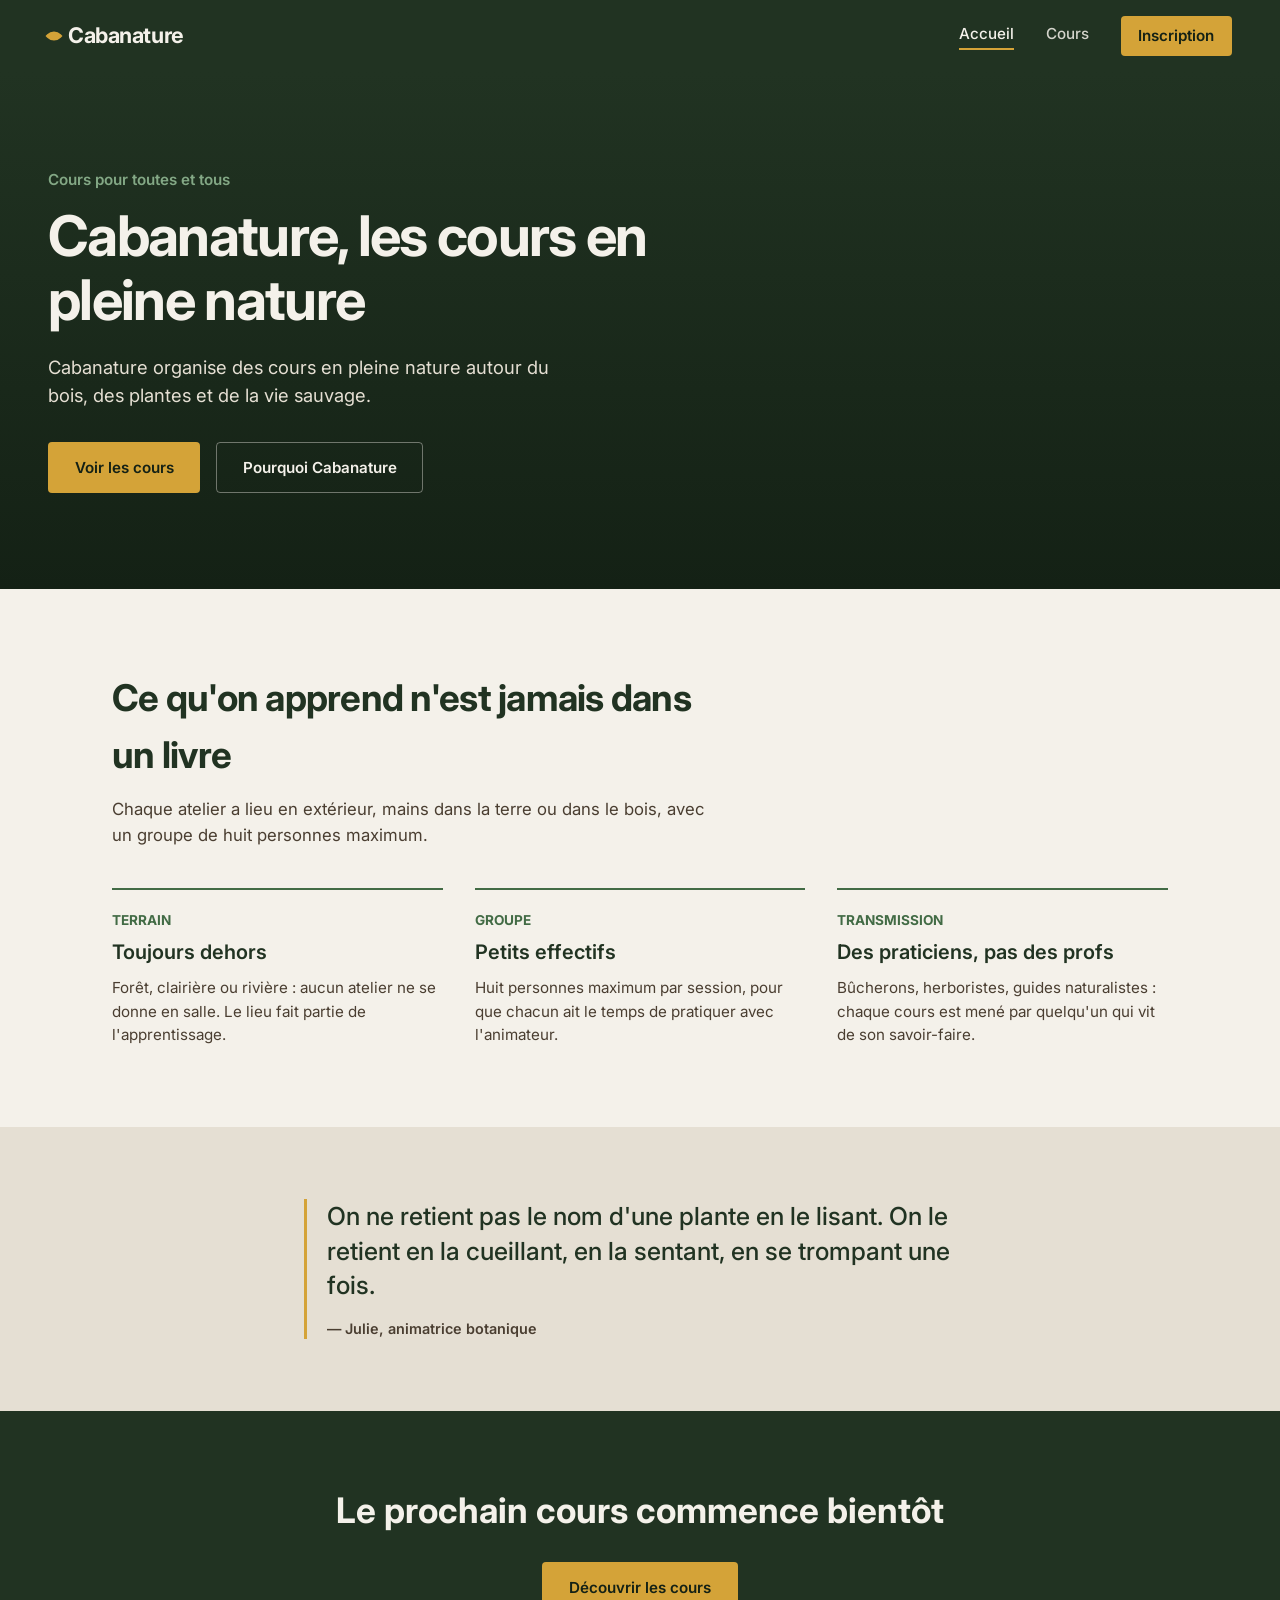
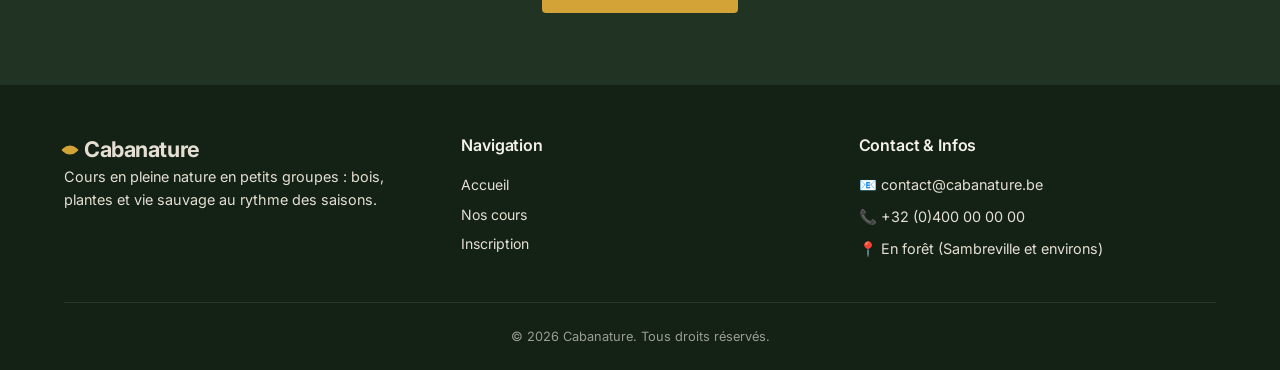
<file: index.html>
<!DOCTYPE html>
<html lang="fr">
<head>
  <meta charset="UTF-8">
  <meta name="viewport" content="width=device-width, initial-scale=1.0">
  <title>Cabanature — Apprendre dehors</title>
  <link rel="stylesheet" href="style.css">
</head>
<body>

<header class="site-header">
  <a href="index.html" class="logo"><span class="leaf"></span>Cabanature</a>
  
  <button class="mobile-toggle" id="menuToggle" aria-label="Ouvrir le menu" aria-expanded="false">
    <span></span><span></span><span></span>
  </button>

  <nav class="main-nav" id="mainNav">
    <a href="index.html" aria-current="page">Accueil</a>
    <a href="cours.html">Cours</a>
    <a href="inscription.html" class="nav-cta">Inscription</a>
  </nav>
</header>

<section class="hero">
  <div class="hero-inner">
    <p class="hero-eyebrow">Cours pour toutes et tous</p>
    <h1>Cabanature, les cours en pleine nature</h1>
    <p class="lede">Cabanature organise des cours en pleine nature autour du bois, des plantes et de la vie sauvage.</p>
    <div class="hero-actions">
      <a href="cours.html" class="btn btn-primary">Voir les cours</a>
      <a href="#pourquoi" class="btn btn-ghost">Pourquoi Cabanature</a>
    </div>
  </div>
</section>

<section class="section" id="pourquoi">
  <div class="section-head">
    <h2>Ce qu'on apprend n'est jamais dans un livre</h2>
    <p>Chaque atelier a lieu en extérieur, mains dans la terre ou dans le bois, avec un groupe de huit personnes maximum.</p>
  </div>
  <div class="pillars">
    <div class="pillar">
      <p class="num">Terrain</p>
      <h3>Toujours dehors</h3>
      <p>Forêt, clairière ou rivière : aucun atelier ne se donne en salle. Le lieu fait partie de l'apprentissage.</p>
    </div>
    <div class="pillar">
      <p class="num">Groupe</p>
      <h3>Petits effectifs</h3>
      <p>Huit personnes maximum par session, pour que chacun ait le temps de pratiquer avec l'animateur.</p>
    </div>
    <div class="pillar">
      <p class="num">Transmission</p>
      <h3>Des praticiens, pas des profs</h3>
      <p>Bûcherons, herboristes, guides naturalistes : chaque cours est mené par quelqu'un qui vit de son savoir-faire.</p>
    </div>
  </div>
</section>

<div class="quote-band">
  <blockquote>
    On ne retient pas le nom d'une plante en le lisant. On le retient en la cueillant, en la sentant, en se trompant une fois.
    <cite>— Julie, animatrice botanique</cite>
  </blockquote>
</div>

<section class="cta-band">
  <h2>Le prochain cours commence bientôt</h2>
  <a href="cours.html" class="btn btn-primary">Découvrir les cours</a>
</section>

  <footer class="site-footer">
  <div class="footer-content">
    <div class="footer-col">
      <div class="logo"><span class="leaf"></span>Cabanature</div>
      <p>Cours en pleine nature en petits groupes : bois, plantes et vie sauvage au rythme des saisons.</p>
    </div>
    
    <div class="footer-col">
      <h4>Navigation</h4>
      <ul>
        <li><a href="index.html">Accueil</a></li>
        <li><a href="cours.html">Nos cours</a></li>
        <li><a href="inscription.html">Inscription</a></li>
      </ul>
    </div>

    <div class="footer-col">
      <h4>Contact & Infos</h4>
      <p>📧 contact@cabanature.be</p>
      <p>📞 +32 (0)400 00 00 00</p>
      <p>📍 En forêt (Sambreville et environs)</p>
    </div>
  </div>

  <div class="footer-bottom">
    <p>&copy; 2026 Cabanature. Tous droits réservés.</p>
  </div>
</footer>

<script>
  // Gestion Menu Mobile
  const menuToggle = document.getElementById('menuToggle');
  const mainNav = document.getElementById('mainNav');

  if (menuToggle && mainNav) {
    menuToggle.addEventListener('click', () => {
      const isOpen = mainNav.classList.toggle('active');
      menuToggle.setAttribute('aria-expanded', isOpen);
    });
  }
</script>

</body>
</html>
</file>
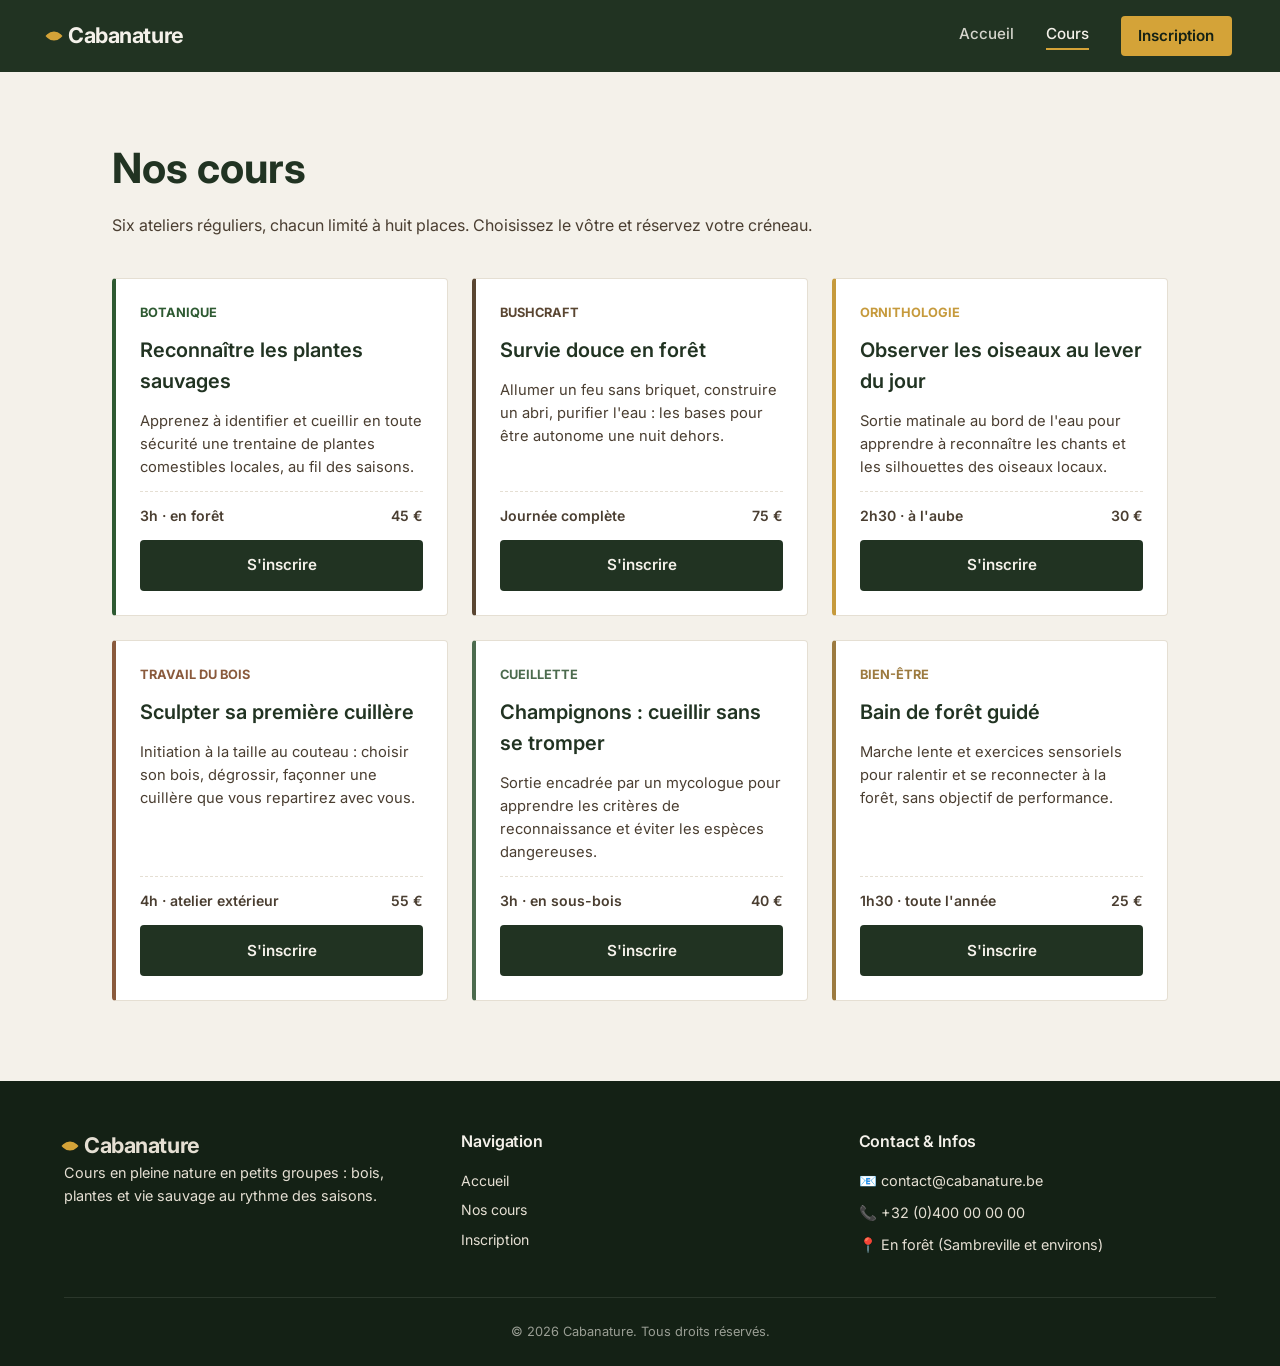
<file: cours.html>
<!DOCTYPE html>
<html lang="fr">
<head>
  <meta charset="UTF-8">
  <meta name="viewport" content="width=device-width, initial-scale=1.0">
  <title>Cours — Cabanature</title>
  <link rel="stylesheet" href="style.css">
</head>
<body>

<header class="site-header">
  <a href="index.html" class="logo"><span class="leaf"></span>Cabanature</a>
  
  <button class="mobile-toggle" id="menuToggle" aria-label="Ouvrir le menu" aria-expanded="false">
    <span></span><span></span><span></span>
  </button>

  <nav class="main-nav" id="mainNav">
    <a href="index.html">Accueil</a>
    <a href="cours.html" aria-current="page">Cours</a>
    <a href="inscription.html" class="nav-cta">Inscription</a>
  </nav>
</header>

<section class="courses-intro">
  <h1>Nos cours</h1>
  <p>Six ateliers réguliers, chacun limité à huit places. Choisissez le vôtre et réservez votre créneau.</p>
</section>

<div class="course-grid">

  <article class="course-card" style="--course-accent:#2e5a32">
    <p class="course-tag">Botanique</p>
    <h3>Reconnaître les plantes sauvages</h3>
    <p class="desc">Apprenez à identifier et cueillir en toute sécurité une trentaine de plantes comestibles locales, au fil des saisons.</p>
    <div class="course-meta">
      <span>3h · en forêt</span>
      <span>45 €</span>
    </div>
    <a href="inscription.html?cours=botanique" class="btn">S'inscrire</a>
  </article>

  <article class="course-card" style="--course-accent:#5a4632">
    <p class="course-tag">Bushcraft</p>
    <h3>Survie douce en forêt</h3>
    <p class="desc">Allumer un feu sans briquet, construire un abri, purifier l'eau : les bases pour être autonome une nuit dehors.</p>
    <div class="course-meta">
      <span>Journée complète</span>
      <span>75 €</span>
    </div>
    <a href="inscription.html?cours=bushcraft" class="btn">S'inscrire</a>
  </article>

  <article class="course-card" style="--course-accent:#c69a3c">
    <p class="course-tag">Ornithologie</p>
    <h3>Observer les oiseaux au lever du jour</h3>
    <p class="desc">Sortie matinale au bord de l'eau pour apprendre à reconnaître les chants et les silhouettes des oiseaux locaux.</p>
    <div class="course-meta">
      <span>2h30 · à l'aube</span>
      <span>30 €</span>
    </div>
    <a href="inscription.html?cours=ornithologie" class="btn">S'inscrire</a>
  </article>

  <article class="course-card" style="--course-accent:#8a5a3c">
    <p class="course-tag">Travail du bois</p>
    <h3>Sculpter sa première cuillère</h3>
    <p class="desc">Initiation à la taille au couteau : choisir son bois, dégrossir, façonner une cuillère que vous repartirez avec vous.</p>
    <div class="course-meta">
      <span>4h · atelier extérieur</span>
      <span>55 €</span>
    </div>
    <a href="inscription.html?cours=bois" class="btn">S'inscrire</a>
  </article>

  <article class="course-card" style="--course-accent:#4c6b4e">
    <p class="course-tag">Cueillette</p>
    <h3>Champignons : cueillir sans se tromper</h3>
    <p class="desc">Sortie encadrée par un mycologue pour apprendre les critères de reconnaissance et éviter les espèces dangereuses.</p>
    <div class="course-meta">
      <span>3h · en sous-bois</span>
      <span>40 €</span>
    </div>
    <a href="inscription.html?cours=champignons" class="btn">S'inscrire</a>
  </article>

  <article class="course-card" style="--course-accent:#9c7a3f">
    <p class="course-tag">Bien-être</p>
    <h3>Bain de forêt guidé</h3>
    <p class="desc">Marche lente et exercices sensoriels pour ralentir et se reconnecter à la forêt, sans objectif de performance.</p>
    <div class="course-meta">
      <span>1h30 · toute l'année</span>
      <span>25 €</span>
    </div>
    <a href="inscription.html?cours=bain-foret" class="btn">S'inscrire</a>
  </article>

</div>


  <footer class="site-footer">
  <div class="footer-content">
    <div class="footer-col">
      <div class="logo"><span class="leaf"></span>Cabanature</div>
      <p>Cours en pleine nature en petits groupes : bois, plantes et vie sauvage au rythme des saisons.</p>
    </div>
    
    <div class="footer-col">
      <h4>Navigation</h4>
      <ul>
        <li><a href="index.html">Accueil</a></li>
        <li><a href="cours.html">Nos cours</a></li>
        <li><a href="inscription.html">Inscription</a></li>
      </ul>
    </div>

    <div class="footer-col">
      <h4>Contact & Infos</h4>
      <p>📧 contact@cabanature.be</p>
      <p>📞 +32 (0)400 00 00 00</p>
      <p>📍 En forêt (Sambreville et environs)</p>
    </div>
  </div>

  <div class="footer-bottom">
    <p>&copy; 2026 Cabanature. Tous droits réservés.</p>
  </div>
</footer>

<script>
  const menuToggle = document.getElementById('menuToggle');
  const mainNav = document.getElementById('mainNav');

  if (menuToggle && mainNav) {
    menuToggle.addEventListener('click', () => {
      const isOpen = mainNav.classList.toggle('active');
      menuToggle.setAttribute('aria-expanded', isOpen);
    });
  }
</script>

</body>
</html>
</file>
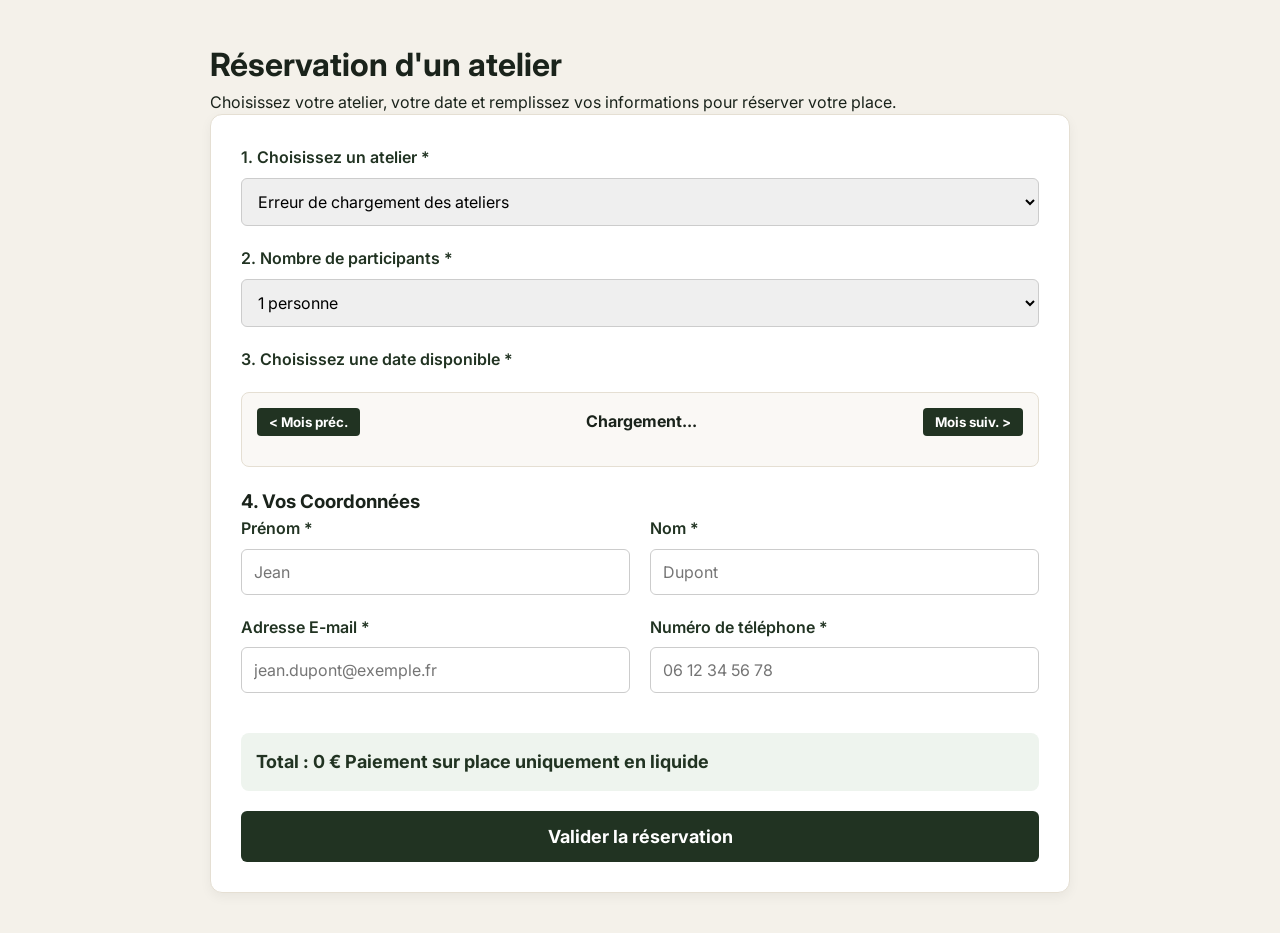
<file: inscription.html>
<!DOCTYPE html>
<html lang="fr">
<head>
  <meta charset="UTF-8">
  <meta name="viewport" content="width=device-width, initial-scale=1.0">
  <title>Inscription & Réservation — Cabanature</title>
  <link rel="stylesheet" href="style.css">
  <style>
    .booking-container {
      max-width: 900px;
      margin: 40px auto;
      padding: 0 20px;
    }

    .form-card {
      background: #ffffff;
      border: 1px solid #e5dfd3;
      border-radius: 12px;
      padding: 30px;
      box-shadow: 0 4px 12px rgba(0,0,0,0.05);
    }

    .form-group {
      margin-bottom: 20px;
    }

    .form-group label {
      display: block;
      margin-bottom: 8px;
      font-weight: 600;
      color: #213322;
    }

    .form-group input,
    .form-group select {
      width: 100%;
      padding: 12px;
      border: 1px solid #ccc;
      border-radius: 6px;
      font-size: 16px;
      box-sizing: border-box;
    }

    .form-row {
      display: flex;
      gap: 20px;
    }

    .form-row .form-group {
      flex: 1;
    }

    .calendar-wrapper {
      margin: 20px 0;
      border: 1px solid #e5dfd3;
      border-radius: 8px;
      padding: 15px;
      background: #faf8f5;
    }

    .calendar-header {
      display: flex;
      justify-content: space-between;
      align-items: center;
      margin-bottom: 15px;
    }

    .calendar-header button {
      background: #213322;
      color: #fff;
      border: none;
      padding: 6px 12px;
      border-radius: 4px;
      cursor: pointer;
      font-weight: bold;
    }

    .calendar-header button:hover {
      background: #324a34;
    }

    .calendar-grid {
      display: grid;
      grid-template-columns: repeat(7, 1fr);
      gap: 8px;
      text-align: center;
    }

    .calendar-day-head {
      font-weight: bold;
      color: #666;
      font-size: 14px;
      padding-bottom: 5px;
    }

    .calendar-day {
      padding: 12px 5px;
      border-radius: 6px;
      background: #fff;
      border: 1px solid #ddd;
      cursor: pointer;
      font-weight: 600;
      transition: all 0.2s;
    }

    .calendar-day.selected {
      background: #213322 !important;
      color: #fff !important;
      border-color: #213322 !important;
    }

    .calendar-day.full {
      background: #ffebee;
      color: #c62828;
      cursor: not-allowed;
      border-color: #ffcdd2;
    }

    .calendar-day.available {
      background: #eef4ee;
      color: #213322;
      border-color: #c5d8c5;
    }

    .calendar-day.empty {
      background: transparent;
      border: none;
      cursor: default;
    }

    .price-summary {
      background: #eef4ee;
      padding: 15px;
      border-radius: 8px;
      margin: 20px 0;
      font-size: 18px;
      font-weight: bold;
      color: #213322;
      text-align: right;
    }

    .btn-submit {
      width: 100%;
      background: #213322;
      color: #fff;
      padding: 15px;
      border: none;
      border-radius: 6px;
      font-size: 18px;
      font-weight: bold;
      cursor: pointer;
      transition: background 0.2s;
    }

    .btn-submit:hover {
      background: #324a34;
    }

    .btn-submit:disabled {
      background: #888;
      cursor: not-allowed;
    }

    .status-message {
      padding: 15px;
      border-radius: 6px;
      margin-top: 20px;
      display: none;
    }

    .status-message.success {
      background: #d4edda;
      color: #155724;
      border: 1px solid #c3e6cb;
    }

    .status-message.error {
      background: #f8d7da;
      color: #721c24;
      border: 1px solid #f5c6cb;
    }

    @media (max-width: 600px) {
      .form-row {
        flex-direction: column;
        gap: 0;
      }
    }
  </style>
</head>
<body>

  <main class="booking-container">
    <h1>Réservation d'un atelier</h1>
    <p>Choisissez votre atelier, votre date et remplissez vos informations pour réserver votre place.</p>

    <div class="form-card">
      <form id="registrationForm">
        
        <!-- Sélecteur de Cours Dynamique -->
        <div class="form-group">
          <label for="courseSelect">1. Choisissez un atelier *</label>
          <select id="courseSelect" required>
            <option value="">Chargement des ateliers...</option>
          </select>
        </div>

        <!-- Nombre de participants -->
        <div class="form-group">
          <label for="participants">2. Nombre de participants *</label>
          <select id="participants" required>
            <option value="1">1 personne</option>
            <option value="2">2 personnes</option>
            <option value="3">3 personnes</option>
            <option value="4">4 personnes</option>
          </select>
        </div>

        <!-- Calendrier Dynamique -->
        <div class="form-group">
          <label>3. Choisissez une date disponible *</label>
          <div class="calendar-wrapper">
            <div class="calendar-header">
              <button type="button" id="prevMonth">&lt; Mois préc.</button>
              <strong id="monthYearTitle">Chargement...</strong>
              <button type="button" id="nextMonth">Mois suiv. &gt;</button>
            </div>
            <div class="calendar-grid" id="calendarGrid">
              <!-- Rempli en JS -->
            </div>
          </div>
          <input type="hidden" id="selectedDateInput" required>
        </div>

        <!-- Coordonnées -->
        <h3>4. Vos Coordonnées</h3>
        
        <div class="form-row">
          <div class="form-group">
            <label for="firstName">Prénom *</label>
            <input type="text" id="firstName" placeholder="Jean" required>
          </div>
          <div class="form-group">
            <label for="lastName">Nom *</label>
            <input type="text" id="lastName" placeholder="Dupont" required>
          </div>
        </div>

        <div class="form-row">
          <div class="form-group">
            <label for="email">Adresse E-mail *</label>
            <input type="email" id="email" placeholder="jean.dupont@exemple.fr" required>
          </div>
          <div class="form-group">
            <label for="phone">Numéro de téléphone *</label>
            <input type="tel" id="phone" placeholder="06 12 34 56 78" required>
          </div>
        </div>

        <!-- Récapitulatif du prix -->
        <div class="price-summary" id="priceSummary">
          Total : 0 €
          Paiement sur place uniquement en liquide
        </div>

        <!-- Bouton Valider -->
        <button type="submit" class="btn-submit" id="submitBtn">Valider la réservation</button>

      </form>

      <!-- Message de confirmation ou erreur -->
      <div id="statusMessage" class="status-message"></div>
    </div>
  </main>

  <script>
    const API_URL = "https://cabanature.serveousercontent.com";

    const courseSelect = document.getElementById('courseSelect');
    const participantsInput = document.getElementById('participants');
    const selectedDateInput = document.getElementById('selectedDateInput');
    const priceSummary = document.getElementById('priceSummary');
    const calendarGrid = document.getElementById('calendarGrid');
    const monthYearTitle = document.getElementById('monthYearTitle');
    const prevMonthBtn = document.getElementById('prevMonth');
    const nextMonthBtn = document.getElementById('nextMonth');
    const registrationForm = document.getElementById('registrationForm');
    const statusMessage = document.getElementById('statusMessage');
    const submitBtn = document.getElementById('submitBtn');

    let coursesData = [];
    let bookedDates = {};
    
    // Gestion de la navigation du calendrier (mois/année courants)
    let currentDate = new Date();

    // 1. Charger les cours depuis la BDD (/api/courses)
    async function loadCourses() {
      try {
        const response = await fetch(`${API_URL}/api/courses`);
        if (response.ok) {
          coursesData = await response.json();
          courseSelect.innerHTML = '';
          coursesData.forEach(course => {
            const option = document.createElement('option');
            option.value = course.id;
            option.setAttribute('data-price', course.price_per_person);
            option.setAttribute('data-capacity', course.max_capacity);
            option.textContent = `${course.title} (${course.price_per_person} €/pers)`;
            courseSelect.appendChild(option);
          });
          updatePrice();
          loadAvailability();
        }
      } catch (err) {
        console.error("Erreur chargement des cours :", err);
        courseSelect.innerHTML = '<option value="">Erreur de chargement des ateliers</option>';
      }
    }

    // 2. Calcul du prix total
    function updatePrice() {
      const selectedOption = courseSelect.options[courseSelect.selectedIndex];
      if (!selectedOption) return;
      const pricePerPerson = parseFloat(selectedOption.getAttribute('data-price')) || 0;
      const count = parseInt(participantsInput.value) || 1;
      const total = pricePerPerson * count;
      priceSummary.textContent = `Total : ${total} €`;
    }

    // 3. Charger les réservations pour ce cours (/api/availability/:courseId)
    async function loadAvailability() {
      const courseId = courseSelect.value;
      if (!courseId) return;
      try {
        const response = await fetch(`${API_URL}/api/availability/${courseId}`);
        if (response.ok) {
          const data = await response.json();
          bookedDates = {};
          data.forEach(item => {
            const dateStr = item.session_date.split('T')[0];
            bookedDates[dateStr] = item.booked_seats;
          });
        }
      } catch (err) {
        console.error("Erreur de chargement des disponibilités :", err);
      }
      renderCalendar();
    }

    // 4. Rendu du calendrier avec navigation et codes couleurs dynamiques
    // 4. Rendu du calendrier avec codes couleurs (Gris si pas de cours, Vert si dispo, Rouge si complet)
    function renderCalendar() {
      calendarGrid.innerHTML = '';
      const daysOfWeek = ['Lun', 'Mar', 'Mer', 'Jeu', 'Ven', 'Sam', 'Dim'];
      
      daysOfWeek.forEach(day => {
        const div = document.createElement('div');
        div.className = 'calendar-day-head';
        div.textContent = day;
        calendarGrid.appendChild(div);
      });

      const year = currentDate.getFullYear();
      const month = currentDate.getMonth();

      // Mettre à jour le titre du mois et de l'année
      const monthNames = ["Janvier", "Février", "Mars", "Avril", "Mai", "Juin", "Juillet", "Août", "Septembre", "Octobre", "Novembre", "Décembre"];
      monthYearTitle.textContent = `${monthNames[month]} ${year}`;

      const totalDays = new Date(year, month + 1, 0).getDate();
      
      let firstDayIndex = new Date(year, month, 1).getDay();
      firstDayIndex = firstDayIndex === 0 ? 6 : firstDayIndex - 1;

      for (let i = 0; i < firstDayIndex; i++) {
        const emptyDiv = document.createElement('div');
        emptyDiv.className = 'calendar-day empty';
        calendarGrid.appendChild(emptyDiv);
      }

      // Récupérer le cours actuellement sélectionné dans la liste
      const selectedOption = courseSelect.options[courseSelect.selectedIndex];
      const maxCapacity = selectedOption ? parseInt(selectedOption.getAttribute('data-capacity')) || 8 : 8;
      const requestedParticipants = parseInt(participantsInput.value) || 1;

      // Trouver l'objet cours correspondant dans coursesData pour récupérer sa date exacte
      const currentCourseId = courseSelect.value;
      const currentCourse = coursesData.find(c => c.id === currentCourseId);
      
      // Extraire la date du cours (ex: "2026-10-09")
      let courseDateStr = null;
      if (currentCourse && currentCourse.course_date) {
        courseDateStr = currentCourse.course_date.split('T')[0].split(' ')[0];
      }

      for (let i = 1; i <= totalDays; i++) {
        const dayDiv = document.createElement('div');
        dayDiv.className = 'calendar-day';

        const monthStr = String(month + 1).padStart(2, '0');
        const dayStr = String(i).padStart(2, '0');
        const dateFormatted = `${year}-${monthStr}-${dayStr}`;

        dayDiv.textContent = i;

        // VÉRIFICATION : Est-ce que cet atelier a lieu ce jour-là ?
        if (courseDateStr && dateFormatted === courseDateStr) {
          // Un cours a lieu ce jour-là, on vérifie les places
          const seatsBooked = bookedDates[dateFormatted] || 0;
          const seatsRemaining = maxCapacity - seatsBooked;

          if (seatsBooked >= maxCapacity || seatsRemaining < requestedParticipants) {
            dayDiv.classList.add('full');
            dayDiv.title = seatsBooked >= maxCapacity ? 'Complet' : `Plus assez de places (${seatsRemaining} restante(s))`;
          } else {
            dayDiv.classList.add('available');
            dayDiv.title = `${seatsRemaining} place(s) restante(s)`;
            dayDiv.addEventListener('click', () => {
              document.querySelectorAll('.calendar-day').forEach(d => d.classList.remove('selected'));
              dayDiv.classList.add('selected');
              selectedDateInput.value = dateFormatted;
            });
          }
        } else {
          // Aucun cours à cette date -> Grisé / Inactif
          dayDiv.style.backgroundColor = '#f0f0f0';
          dayDiv.style.color = '#bbb';
          dayDiv.style.cursor = 'not-allowed';
          dayDiv.style.borderColor = '#e0e0e0';
          dayDiv.title = "Pas d'atelier ce jour-là";
        }

        if (selectedDateInput.value === dateFormatted) {
          dayDiv.classList.add('selected');
        }

        calendarGrid.appendChild(dayDiv);
      }
    }

    // Écouteurs pour changer de mois
    prevMonthBtn.addEventListener('click', () => {
      currentDate.setMonth(currentDate.getMonth() - 1);
      renderCalendar();
    });

    nextMonthBtn.addEventListener('click', () => {
      currentDate.setMonth(currentDate.getMonth() + 1);
      renderCalendar();
    });

    // 5. Validation et soumission du formulaire
    registrationForm.addEventListener('submit', async (e) => {
      e.preventDefault();

      if (!selectedDateInput.value) {
        alert("Veuillez cliquer sur une date disponible dans le calendrier.");
        return;
      }

      submitBtn.disabled = true;
      submitBtn.textContent = 'Validation en cours...';
      statusMessage.style.display = 'none';

      const payload = {
        course_id: courseSelect.value,
        session_date: selectedDateInput.value,
        participants_count: parseInt(participantsInput.value),
        first_name: document.getElementById('firstName').value,
        last_name: document.getElementById('lastName').value,
        email: document.getElementById('email').value,
        phone: document.getElementById('phone').value
      };

      try {
        const response = await fetch(`${API_URL}/api/inscription`, {
          method: 'POST',
          headers: { 'Content-Type': 'application/json' },
          body: JSON.stringify(payload)
        });

        const result = await response.json();

        if (response.ok) {
          statusMessage.className = 'status-message success';
          statusMessage.innerHTML = `
            <strong>Réservation #${result.bookingId || 'réussie'} confirmée !</strong><br>
            Un e-mail de confirmation a été envoyé à <em>${payload.email}</em>.
            Le paiement sur place uniquement en liquide.
            
          `;
          statusMessage.style.display = 'block';

          registrationForm.reset();
          selectedDateInput.value = '';
          loadAvailability();
          updatePrice();
        } else {
          throw new Error(result.error || 'Erreur lors de la réservation.');
        }
      } catch (err) {
        statusMessage.className = 'status-message error';
        statusMessage.textContent = err.message;
        statusMessage.style.display = 'block';
      } finally {
        submitBtn.disabled = false;
        submitBtn.textContent = 'Valider la réservation';
      }
    });

    courseSelect.addEventListener('change', () => {
      selectedDateInput.value = ''; // Reset la date si on change de cours
      updatePrice();
      loadAvailability();
    });

    participantsInput.addEventListener('change', () => {
      updatePrice();
      renderCalendar(); // Recalcule les disponibilités selon le nombre de participants
    });

    // Lancer le chargement initial
    loadCourses();
  </script>
</body>
</html>
</file>
<file: style.css>
@import url('https://fonts.googleapis.com/css2?family=Inter:wght@400;500;600;700&display=swap');

:root {
  --forest: #213322;
  --forest-deep: #142115;
  --moss: #426b45;
  --moss-light: #83a885;
  --bark: #4a3e31;
  --linen: #f4f1ea;
  --linen-dark: #e5dfd3;
  --gold: #d4a338;
  --gold-dark: #b58727;
  --ink: #1a231b;

  --sans: 'Inter', system-ui, -apple-system, sans-serif;
}

* { box-sizing: border-box; margin: 0; padding: 0; }

html { scroll-behavior: smooth; }

body {
  font-family: var(--sans);
  color: var(--ink);
  background: var(--linen);
  line-height: 1.55;
  -webkit-font-smoothing: antialiased;
}

input, select, textarea, button {
  font-family: var(--sans);
}

a { color: inherit; text-decoration: none; }

/* ---------- Header Responsive ---------- */

.site-header {
  position: relative;
  display: flex;
  align-items: center;
  justify-content: space-between;
  padding: 1rem clamp(1rem, 4vw, 3rem);
  background: var(--forest);
  color: var(--linen);
  z-index: 100;
}

.logo {
  font-size: 1.35rem;
  font-weight: 700;
  letter-spacing: -0.02em;
  display: flex;
  align-items: center;
  gap: 0.5rem;
}

.logo .leaf {
  display: inline-block;
  width: 12px;
  height: 12px;
  background-color: var(--gold);
  border-radius: 0 80% 0 80%;
  transform: rotate(-45deg);
}

/* Bouton Hamburger */
.mobile-toggle {
  display: none;
  flex-direction: column;
  justify-content: space-between;
  width: 32px;
  height: 22px;
  background: transparent;
  border: none;
  cursor: pointer;
  padding: 0;
}

.mobile-toggle span {
  width: 100%;
  height: 3px;
  background-color: var(--linen);
  border-radius: 2px;
  transition: all 0.3s ease;
}

/* Navigation Bureau */
.main-nav {
  display: flex;
  align-items: center;
  gap: clamp(1rem, 2.5vw, 2.2rem);
  font-size: 0.95rem;
  font-weight: 500;
}

.main-nav a {
  position: relative;
  padding-bottom: 0.3rem;
  transition: opacity 0.2s ease;
  opacity: 0.85;
}

.main-nav a:hover,
.main-nav a[aria-current="page"] {
  opacity: 1;
}

.main-nav a[aria-current="page"]::after {
  content: "";
  position: absolute;
  left: 0;
  right: 0;
  bottom: 0;
  height: 2px;
  background: var(--gold);
}

.nav-cta {
  background: var(--gold);
  color: var(--forest-deep) !important;
  padding: 0.5rem 1.1rem !important;
  border-radius: 4px;
  font-weight: 600;
  opacity: 1 !important;
}

.nav-cta::after { display: none !important; }

/* Navigation Mobile */
@media (max-width: 48rem) {
  .mobile-toggle { display: flex; }

  .main-nav {
    display: none;
    position: absolute;
    top: 100%;
    left: 0;
    right: 0;
    background: var(--forest-deep);
    flex-direction: column;
    align-items: stretch;
    padding: 1.5rem;
    gap: 1.2rem;
    box-shadow: 0 10px 20px rgba(0,0,0,0.2);
  }

  .main-nav.active { display: flex; }

  .main-nav a {
    font-size: 1.1rem;
    padding: 0.5rem 0;
  }
}

/* ---------- Hero ---------- */

.hero {
  position: relative;
  padding: clamp(3.5rem, 8vw, 6rem) clamp(1rem, 4vw, 3rem);
  background: linear-gradient(180deg, var(--forest) 0%, var(--forest-deep) 100%);
  color: var(--linen);
}

.hero-inner { max-width: 44rem; }

.hero-eyebrow {
  color: var(--moss-light);
  font-size: 0.95rem;
  font-weight: 600;
  margin-bottom: 0.8rem;
}

.hero h1 {
  font-weight: 700;
  font-size: clamp(2rem, 5vw, 3.5rem);
  line-height: 1.15;
  letter-spacing: -0.03em;
}

.hero p.lede {
  margin-top: 1.25rem;
  max-width: 34rem;
  font-size: clamp(1rem, 2.2vw, 1.15rem);
  color: var(--linen-dark);
}

.hero-actions {
  margin-top: 2rem;
  display: flex;
  gap: 1rem;
  flex-wrap: wrap;
}

.btn {
  display: inline-flex;
  align-items: center;
  justify-content: center;
  font-weight: 600;
  font-size: 0.95rem;
  padding: 0.8rem 1.6rem;
  border-radius: 4px;
  transition: transform 0.15s ease, background 0.15s ease;
  cursor: pointer;
  border: 1px solid transparent;
  min-height: 44px; /* Zone tactile tactile */
}

.btn-primary { background: var(--gold); color: var(--forest-deep); }
.btn-primary:hover { background: var(--gold-dark); }
.btn-ghost { border-color: rgba(244, 241, 234, 0.4); color: var(--linen); }
.btn-ghost:hover { border-color: var(--linen); }

@media (max-width: 30rem) {
  .hero-actions .btn { width: 100%; }
}

/* ---------- Sections ---------- */

.section {
  padding: clamp(3rem, 7vw, 5rem) clamp(1rem, 4vw, 3rem);
  max-width: 72rem;
  margin: 0 auto;
}

.section-head {
  max-width: 38rem;
  margin-bottom: 2.5rem;
}

.section-head h2 {
  font-weight: 700;
  font-size: clamp(1.6rem, 3vw, 2.3rem);
  color: var(--forest);
  letter-spacing: -0.02em;
}

.section-head p {
  margin-top: 0.8rem;
  color: var(--bark);
  font-size: 1.05rem;
}

.pillars {
  display: grid;
  grid-template-columns: repeat(auto-fit, minmax(15rem, 1fr));
  gap: 2rem;
}

.pillar {
  border-top: 2px solid var(--moss);
  padding-top: 1.25rem;
}

.pillar .num {
  font-size: 0.85rem;
  font-weight: 700;
  color: var(--moss);
  text-transform: uppercase;
}

.pillar h3 {
  font-size: 1.25rem;
  font-weight: 600;
  color: var(--forest);
  margin: 0.4rem 0 0.5rem;
}

.pillar p { color: var(--bark); font-size: 0.95rem; }

.quote-band {
  background: var(--linen-dark);
  padding: clamp(2.5rem, 6vw, 4.5rem) clamp(1rem, 4vw, 3rem);
}

.quote-band blockquote {
  max-width: 42rem;
  margin: 0 auto;
  font-size: clamp(1.15rem, 2.2vw, 1.55rem);
  font-weight: 500;
  color: var(--forest);
  line-height: 1.4;
  border-left: 3px solid var(--gold);
  padding-left: 1.25rem;
}

.quote-band cite {
  display: block;
  margin-top: 1rem;
  font-style: normal;
  font-size: 0.9rem;
  color: var(--bark);
  font-weight: 600;
}

.cta-band {
  background: var(--forest);
  color: var(--linen);
  padding: clamp(3rem, 6vw, 4.5rem) clamp(1rem, 4vw, 3rem);
  text-align: center;
}

.cta-band h2 {
  font-size: clamp(1.5rem, 3vw, 2.2rem);
  font-weight: 700;
  margin-bottom: 1.5rem;
}

/* ---------- Page Cours ---------- */

.courses-intro {
  padding: clamp(2.5rem, 5vw, 4rem) clamp(1rem, 4vw, 3rem) 1rem;
  max-width: 72rem;
  margin: 0 auto;
}

.courses-intro h1 {
  font-weight: 700;
  font-size: clamp(1.8rem, 4vw, 2.6rem);
  color: var(--forest);
}

.courses-intro p { margin-top: 0.8rem; color: var(--bark); }

.course-grid {
  padding: 1.5rem clamp(1rem, 4vw, 3rem) clamp(3.5rem, 7vw, 5rem);
  max-width: 72rem;
  margin: 0 auto;
  display: grid;
  grid-template-columns: repeat(auto-fit, minmax(min(100%, 17rem), 1fr));
  gap: 1.5rem;
}

.course-card {
  background: #ffffff;
  border: 1px solid var(--linen-dark);
  border-left: 4px solid var(--course-accent, var(--moss));
  padding: 1.5rem;
  display: flex;
  flex-direction: column;
  gap: 0.8rem;
  border-radius: 4px;
}

.course-tag {
  font-size: 0.8rem;
  font-weight: 700;
  color: var(--course-accent, var(--moss));
  text-transform: uppercase;
}

.course-card h3 { font-size: 1.25rem; font-weight: 600; color: var(--forest); }
.course-card p.desc { color: var(--bark); font-size: 0.92rem; flex-grow: 1; }

.course-meta {
  display: flex;
  justify-content: space-between;
  font-size: 0.88rem;
  font-weight: 600;
  color: var(--bark);
  border-top: 1px dashed var(--linen-dark);
  padding-top: 0.8rem;
}

.course-card .btn {
  text-align: center;
  background: var(--forest);
  color: var(--linen);
}

/* ---------- Formulaire & Calendrier ---------- */

.form-section {
  padding: clamp(2rem, 5vw, 4rem) clamp(1rem, 4vw, 3rem);
  max-width: 46rem;
  margin: 0 auto;
}

.form-container {
  background: #ffffff;
  border: 1px solid var(--linen-dark);
  padding: clamp(1.2rem, 4vw, 2.2rem);
  border-radius: 6px;
}

.form-header h1 {
  font-size: clamp(1.6rem, 3.5vw, 2.2rem);
  font-weight: 700;
  color: var(--forest);
}

.form-header p { color: var(--bark); margin-top: 0.3rem; font-size: 0.95rem; }

.form-group-box {
  border: 1px solid var(--linen-dark);
  padding: clamp(0.9rem, 3vw, 1.2rem);
  border-radius: 4px;
  margin-top: 1.2rem;
  background: #faf8f4;
}

.form-group-box legend {
  font-weight: 700;
  color: var(--forest);
  padding: 0 0.4rem;
  font-size: 0.95rem;
}

.field { display: flex; flex-direction: column; margin-bottom: 1rem; }
.field:last-child { margin-bottom: 0; }

.field label {
  font-size: 0.88rem;
  font-weight: 600;
  color: var(--forest);
  margin-bottom: 0.3rem;
}

.field input, .field select, .field textarea {
  width: 100%;
  padding: 0.75rem;
  border: 1px solid #ccc;
  border-radius: 4px;
  font-size: 0.95rem;
  background: #ffffff;
  min-height: 44px; /* Touch target */
}

.field input:focus, .field select:focus {
  outline: 2px solid var(--moss);
  border-color: transparent;
}

.form-row {
  display: grid;
  grid-template-columns: repeat(auto-fit, minmax(min(100%, 14rem), 1fr));
  gap: 1rem;
}

/* Calendrier Responsive */

.calendar-wrapper {
  background: #ffffff;
  border: 1px solid var(--linen-dark);
  border-radius: 4px;
  padding: clamp(0.6rem, 2vw, 1rem);
  margin-top: 0.8rem;
}

.calendar-header {
  display: flex;
  justify-content: space-between;
  align-items: center;
  margin-bottom: 0.8rem;
}

.calendar-header h3 { font-size: 0.95rem; font-weight: 700; color: var(--forest); }

.btn-cal-nav {
  background: var(--linen);
  border: 1px solid var(--linen-dark);
  padding: 0.4rem 0.7rem;
  border-radius: 3px;
  cursor: pointer;
  font-size: 0.8rem;
  font-weight: 600;
  min-height: 38px;
}

.calendar-legend {
  display: flex;
  flex-wrap: wrap;
  gap: 0.6rem 0.9rem;
  font-size: 0.75rem;
  margin-bottom: 0.8rem;
  padding-bottom: 0.6rem;
  border-bottom: 1px solid var(--linen-dark);
}

.calendar-legend span { display: flex; align-items: center; gap: 0.3rem; }

.dot { width: 9px; height: 9px; border-radius: 50%; }
.dot.available { background: #2e7d32; }
.dot.selected { background: var(--gold); }
.dot.full { background: #d32f2f; }
.dot.disabled { background: #e0e0e0; }

.calendar-grid-header {
  display: grid;
  grid-template-columns: repeat(7, 1fr);
  text-align: center;
  font-weight: 700;
  font-size: 0.75rem;
  color: var(--bark);
  margin-bottom: 0.4rem;
}

.calendar-days {
  display: grid;
  grid-template-columns: repeat(7, 1fr);
  gap: 3px;
}

.cal-day {
  aspect-ratio: 1;
  display: flex;
  align-items: center;
  justify-content: center;
  font-size: clamp(0.75rem, 2vw, 0.88rem);
  font-weight: 600;
  border-radius: 3px;
  background: #f8f9fa;
  color: #aaa;
  user-select: none;
}

.cal-day.available {
  background: #e8f5e9;
  color: #1b5e20;
  border: 1px solid #a5d6a7;
  cursor: pointer;
}

.cal-day.available:hover { background: #c8e6c9; }

.cal-day.selected {
  background: var(--gold) !important;
  color: #ffffff !important;
  border-color: var(--gold-dark) !important;
}

.cal-day.full {
  background: #ffebee;
  color: #c62828;
  border: 1px solid #ffcdd2;
  cursor: not-allowed;
  text-decoration: line-through;
}

.cal-day.disabled { background: #f5f5f5; color: #cccccc; }

.selected-date-notice {
  margin-top: 0.8rem;
  font-size: 0.88rem;
  padding: 0.6rem 0.8rem;
  background: var(--linen);
  border-radius: 3px;
  color: var(--bark);
}

.selected-date-notice.active {
  background: #e8f5e9;
  color: #1b5e20;
  font-weight: 600;
}

.price-summary {
  display: flex;
  justify-content: space-between;
  align-items: center;
  background: var(--forest);
  color: var(--linen);
  padding: 0.9rem 1.2rem;
  border-radius: 4px;
  margin: 1.2rem 0;
}

.price-summary strong { font-size: 1.35rem; color: var(--gold); }

.checkbox-field {
  flex-direction: row;
  align-items: flex-start;
  gap: 0.6rem;
  margin-bottom: 1.2rem;
}

.checkbox-field input {
  width: 18px;
  height: 18px;
  margin-top: 0.15rem;
  accent-color: var(--forest);
}

.btn-submit { width: 100%; text-align: center; }

.status-message {
  display: none;
  padding: 1rem;
  border-radius: 4px;
  margin-bottom: 1.2rem;
  font-size: 0.9rem;
}

.status-message.success {
  background: #e8f5e9;
  border: 1px solid #a5d6a7;
  color: #1b5e20;
}

.status-message.error {
  background: #ffebee;
  border: 1px solid #ffcdd2;
  color: #c62828;
}



/* ---------- Footer Pro ---------- */

.site-footer {
  background: var(--forest-deep);
  color: var(--linen-dark);
  padding: 3rem clamp(1rem, 4vw, 3rem) 1.5rem;
  font-size: 0.88rem;
}

.footer-content {
  max-width: 72rem;
  margin: 0 auto;
  display: grid;
  grid-template-columns: repeat(auto-fit, minmax(min(100%, 15rem), 1fr));
  gap: 2.5rem;
  padding-bottom: 2rem;
  border-bottom: 1px solid rgba(244, 241, 234, 0.1);
}

.footer-col h4 {
  color: var(--linen);
  font-size: 1rem;
  font-weight: 600;
  margin-bottom: 1rem;
  letter-spacing: -0.01em;
}

.footer-col p {
  color: var(--linen-dark);
  margin-bottom: 0.6rem;
  font-size: 0.9rem;
}

.footer-col ul {
  list-style: none;
  display: flex;
  flex-direction: column;
  gap: 0.5rem;
}

.footer-col ul li a {
  color: var(--linen-dark);
  transition: color 0.2s ease;
}

.footer-col ul li a:hover {
  color: var(--gold);
}

.footer-bottom {
  max-width: 72rem;
  margin: 1.5rem auto 0;
  text-align: center;
  color: rgba(244, 241, 234, 0.6);
  font-size: 0.8rem;
}
</file>
